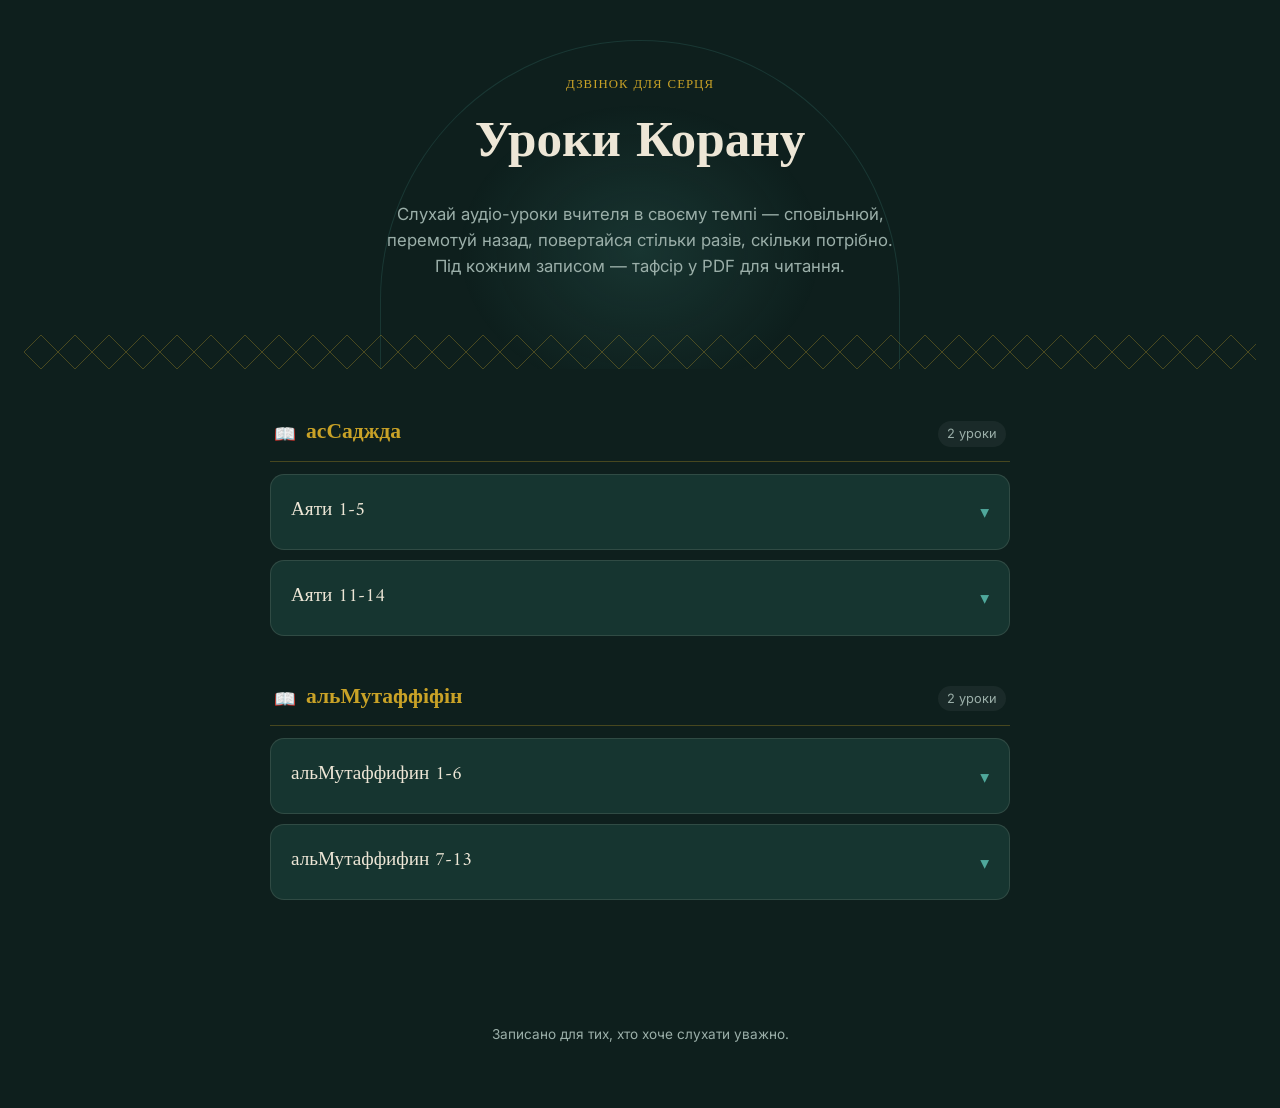
<file: index.html>
<!doctype html>
<html lang="uk">
<head>
<meta charset="utf-8" />
<meta name="viewport" content="width=device-width, initial-scale=1.0" />
<title>Уроки Корану — аудіо та тафсір</title>
<link rel="preconnect" href="https://fonts.googleapis.com">
<link rel="preconnect" href="https://fonts.gstatic.com" crossorigin>
<link href="https://fonts.googleapis.com/css2?family=Amiri:wght@400;700&family=Inter:wght@400;500;600&display=swap" rel="stylesheet">
<link rel="stylesheet" href="style.css">
<script src="https://identity.netlify.com/v1/netlify-identity-widget.js"></script>
</head>
<body>

<header class="hero">
  <div class="hero__arch" aria-hidden="true"></div>
  <div class="hero__inner">
    <p class="eyebrow">Дзвінок для серця</p>
    <h1>Уроки Корану</h1>
    <p class="hero__sub">Слухай аудіо-уроки вчителя в своєму темпі — сповільнюй, перемотуй назад,
      повертайся стільки разів, скільки потрібно. Під кожним записом — тафсір у PDF для читання.</p>
  </div>
  <div class="pattern-strip" aria-hidden="true"></div>
</header>

<main class="wrap">
  <section id="lessons" class="lessons">
    <div id="lessons-list" class="lessons__list">
      <!-- lessons injected by script.js -->
    </div>
    <div id="empty-state" class="empty-state" hidden>
      <p class="empty-state__title">Уроків поки немає</p>
      <p class="empty-state__body">Перший запис з'явиться тут одразу після того, як вчитель додасть його в
        <a href="/admin/">панелі уроків</a>.</p>
    </div>
  </section>
</main>

<footer class="site-footer">
  <p>Записано для тих, хто хоче слухати уважно.</p>
</footer>

<script src="script.js"></script>
</body>
</html>
</file>
<file: style.css>
:root {
  --bg: #0E1F1D;
  --surface: #163530;
  --surface-hover: #1D423C;
  --text: #EDE6D6;
  --muted: #9BAFA9;
  --gold: #C9A227;
  --teal: #4FA89B;
  --border: rgba(237, 230, 214, 0.12);
  --radius: 14px;
}

* { box-sizing: border-box; }

html { scroll-behavior: smooth; }

body {
  margin: 0;
  background: var(--bg);
  color: var(--text);
  font-family: "Inter", system-ui, sans-serif;
  line-height: 1.55;
}

h1, h2, .eyebrow {
  font-family: "Amiri", "Georgia", serif;
}

a { color: var(--teal); }

/* ---------- Hero ---------- */

.hero {
  position: relative;
  overflow: hidden;
  padding: 76px 24px 0;
  text-align: center;
}

.hero__arch {
  position: absolute;
  top: 40px;
  left: 50%;
  width: 520px;
  max-width: 90vw;
  height: 420px;
  transform: translateX(-50%);
  background: radial-gradient(closest-side, rgba(79, 168, 155, 0.16), transparent 70%);
  border-top-left-radius: 260px;
  border-top-right-radius: 260px;
  border: 1px solid rgba(79, 168, 155, 0.18);
  pointer-events: none;
}

.hero__inner {
  position: relative;
  max-width: 640px;
  margin: 0 auto;
  padding-bottom: 56px;
}

.eyebrow {
  color: var(--gold);
  letter-spacing: 0.08em;
  text-transform: uppercase;
  font-size: 0.8rem;
  margin: 0 0 8px;
}

.hero h1 {
  font-size: clamp(2.2rem, 5vw, 3.2rem);
  margin: 0 0 18px;
  font-weight: 700;
}

.hero__sub {
  color: var(--muted);
  font-size: 1.05rem;
  max-width: 520px;
  margin: 0 auto;
}

.pattern-strip {
  height: 34px;
  background-image: url("data:image/svg+xml,%3Csvg xmlns='http://www.w3.org/2000/svg' width='68' height='34' viewBox='0 0 68 34'%3E%3Cg fill='none' stroke='%23C9A227' stroke-opacity='0.35' stroke-width='1'%3E%3Cpath d='M0 17 L17 0 L34 17 L17 34 Z'/%3E%3Cpath d='M34 17 L51 0 L68 17 L51 34 Z'/%3E%3C/g%3E%3C/svg%3E");
  background-repeat: repeat-x;
  opacity: 0.9;
}

/* ---------- Layout ---------- */

.wrap {
  max-width: 780px;
  margin: 0 auto;
  padding: 48px 20px 80px;
}

.lessons__list {
  display: flex;
  flex-direction: column;
  gap: 10px;
}

/* ---------- Surah group ---------- */

.surah-group {
  margin-bottom: 36px;
}

.surah-group:last-child {
  margin-bottom: 0;
}

.surah-header {
  display: flex;
  align-items: center;
  gap: 10px;
  padding: 0 4px 10px;
  border-bottom: 1px solid rgba(201, 162, 39, 0.3);
  margin-bottom: 12px;
}

.surah-header__icon {
  font-size: 1.1rem;
  flex-shrink: 0;
}

.surah-header__title {
  font-family: "Amiri", serif;
  font-size: 1.35rem;
  font-weight: 700;
  color: var(--gold);
  margin: 0;
  flex: 1;
}

.surah-header__count {
  font-size: 0.8rem;
  color: var(--muted);
  background: rgba(255,255,255,0.05);
  padding: 3px 9px;
  border-radius: 20px;
  flex-shrink: 0;
}

/* ---------- Lesson card ---------- */

.lesson {
  background: var(--surface);
  border: 1px solid var(--border);
  border-radius: var(--radius);
  overflow: hidden;
}

.lesson__head {
  display: flex;
  align-items: center;
  justify-content: space-between;
  gap: 16px;
  padding: 18px 20px;
  cursor: pointer;
  background: none;
  border: none;
  width: 100%;
  text-align: right;
  color: inherit;
  font-family: inherit;
}

.lesson__head:hover { background: var(--surface-hover); }

.lesson__title-wrap { text-align: left; }

.lesson__title {
  font-family: "Amiri", serif;
  font-size: 1.2rem;
  margin: 0 0 4px;
}

.lesson__meta {
  color: var(--muted);
  font-size: 0.85rem;
  margin: 0;
}

.lesson__chevron {
  color: var(--teal);
  font-size: 1.1rem;
  transition: transform 0.2s ease;
  flex-shrink: 0;
}

.lesson[data-open="true"] .lesson__chevron { transform: rotate(180deg); }

.lesson__body {
  display: none;
  padding: 0 20px 24px;
  border-top: 1px solid var(--border);
}

.lesson[data-open="true"] .lesson__body {
  display: block;
  animation: fade-in 0.18s ease;
}

@keyframes fade-in {
  from { opacity: 0; transform: translateY(-4px); }
  to { opacity: 1; transform: translateY(0); }
}

.lesson__description {
  color: var(--muted);
  margin: 16px 0;
}

/* ---------- Audio player ---------- */

.player {
  background: rgba(0,0,0,0.18);
  border-radius: 10px;
  padding: 14px 16px;
  margin: 16px 0;
}

.player audio {
  width: 100%;
  margin-bottom: 10px;
}

.player__controls {
  display: flex;
  flex-wrap: wrap;
  gap: 8px;
  align-items: center;
}

.speed-btn, .rewind-btn {
  background: transparent;
  border: 1px solid var(--border);
  color: var(--text);
  border-radius: 8px;
  padding: 6px 12px;
  font-size: 0.85rem;
  cursor: pointer;
  font-family: "Inter", sans-serif;
}

.speed-btn:hover, .rewind-btn:hover {
  background: var(--surface-hover);
  border-color: var(--teal);
}

.speed-btn[data-active="true"] {
  background: var(--teal);
  color: #06201b;
  border-color: var(--teal);
  font-weight: 600;
}

.rewind-btn {
  color: var(--gold);
  border-color: rgba(201, 162, 39, 0.4);
}

/* ---------- PDF ---------- */

.tafsir {
  margin-top: 18px;
}

.tafsir__label {
  color: var(--muted);
  font-size: 0.85rem;
  margin: 0 0 8px;
  text-transform: uppercase;
  letter-spacing: 0.05em;
}

.tafsir iframe {
  width: 100%;
  height: 480px;
  border: 1px solid var(--border);
  border-radius: 10px;
  background: #fff;
}

.tafsir__download {
  display: inline-block;
  margin-top: 8px;
  font-size: 0.9rem;
}

/* ---------- Empty state ---------- */

.empty-state {
  text-align: center;
  padding: 60px 20px;
  border: 1px dashed var(--border);
  border-radius: var(--radius);
}

.empty-state__title {
  font-family: "Amiri", serif;
  font-size: 1.3rem;
  margin: 0 0 8px;
}

.empty-state__body {
  color: var(--muted);
  margin: 0;
}

/* ---------- Footer ---------- */

.site-footer {
  text-align: center;
  color: var(--muted);
  font-size: 0.85rem;
  padding: 30px 20px 50px;
}

/* ---------- Responsive & accessibility ---------- */

:focus-visible {
  outline: 2px solid var(--teal);
  outline-offset: 2px;
}

@media (max-width: 480px) {
  .hero { padding-top: 56px; }
  .lesson__head { padding: 16px; }
  .tafsir iframe { height: 360px; }
}

@media (prefers-reduced-motion: reduce) {
  html { scroll-behavior: auto; }
  .lesson[data-open="true"] .lesson__body { animation: none; }
}
</file>
